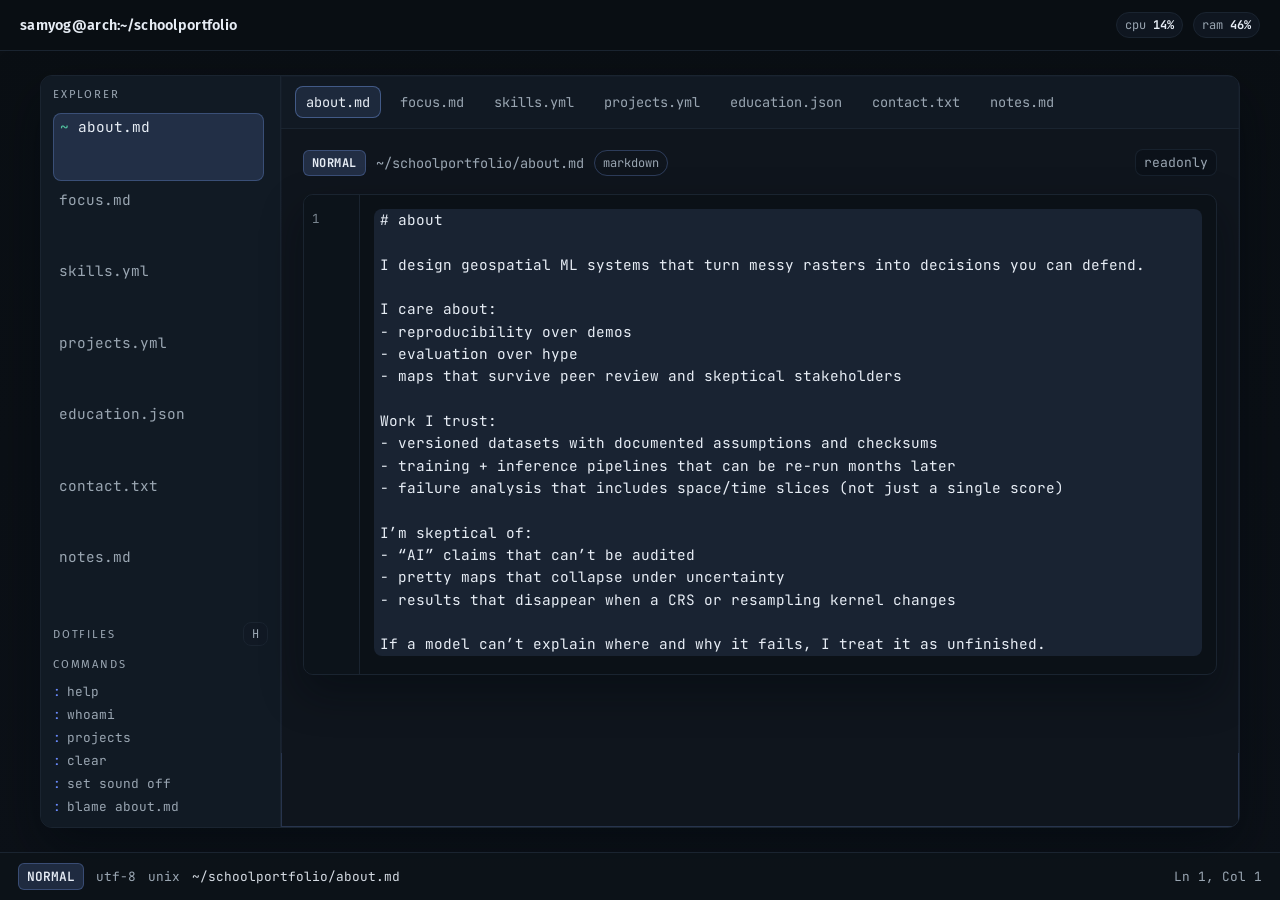
<file: waves.html>
<!doctype html>
<html lang="en">
<head>
  <meta charset="utf-8" />
  <meta name="viewport" content="width=device-width,initial-scale=1" />
  <title>Waves - Neovim Linux Theme</title>
  <meta name="description" content="Hidden portfolio summary in a Neovim + Linux UI theme." />
  <meta name="theme-color" content="#0b1016" />

  <link rel="preconnect" href="https://fonts.googleapis.com">
  <link rel="preconnect" href="https://fonts.gstatic.com" crossorigin>
  <link href="https://fonts.googleapis.com/css2?family=Fira+Sans:wght@400;500;600;700&family=JetBrains+Mono:wght@400;500;600;700&display=swap" rel="stylesheet">

  <style>
    :root{
      --bg:#0a0f14;
      --bg-2:#0c1118;
      --panel:#0f151d;
      --panel-2:#111a24;
      --text:#e7edf5;
      --muted:#9aa6b2;
      --border:#1a2430;
      --accent:#6b8cff;
      --accent-2:#53c6a2;
      --accent-3:#d6a86b;
      --shadow:0 20px 50px rgba(2,7,13,.5);
      --radius:12px;
      --mono:"JetBrains Mono", ui-monospace, SFMono-Regular, Menlo, Monaco, Consolas, "Liberation Mono", "Courier New", monospace;
      --sans:"Fira Sans", "Segoe UI", system-ui, -apple-system, sans-serif;
    }

    *{ box-sizing:border-box; }

    /* Ensure HTML `hidden` works even if author styles set display */
    [hidden]{ display:none !important; }

    body{
      margin:0;
      min-height:100vh;
      background:
        linear-gradient(180deg, var(--bg) 0%, var(--bg-2) 100%);
      color:var(--text);
      font-family:var(--sans);
    }

    a{ color:inherit; text-decoration:none; }

    body.splash-active{ overflow:hidden; }

    .splash{
      position:fixed;
      inset:0;
      z-index:9999;
      display:grid;
      place-items:center;
      background:rgba(8,12,18,.94);
      backdrop-filter: blur(6px);
    }

    .splash.is-hidden{
      opacity:0;
      pointer-events:none;
      transition: opacity .25s ease;
    }

    .splash-panel{
      width:min(760px, 92vw);
      background:var(--panel);
      border:1px solid var(--border);
      border-radius:var(--radius);
      box-shadow:var(--shadow);
      padding:24px;
      display:grid;
      gap:18px;
    }

    .splash-head{
      display:flex;
      align-items:center;
      justify-content:space-between;
      gap:12px;
      flex-wrap:wrap;
      font-family:var(--mono);
    }

    .splash-title{
      font-size:1rem;
      letter-spacing:.12em;
      text-transform:uppercase;
      color:var(--muted);
    }

    .splash-hint{
      font-size:.8rem;
      color:var(--muted);
    }

    .splash-grid{
      display:grid;
      grid-template-columns:1fr 1fr;
      gap:16px;
    }

    .menu{
      border:1px solid var(--border);
      border-radius:10px;
      padding:12px;
      background:rgba(10,16,22,.65);
      display:grid;
      gap:10px;
    }

    .menu-title{
      font-family:var(--mono);
      font-size:.78rem;
      text-transform:uppercase;
      letter-spacing:.18em;
      color:var(--muted);
    }

    .menu-list{
      list-style:none;
      padding:0;
      margin:0;
      display:grid;
      gap:6px;
      font-family:var(--mono);
      font-size:.92rem;
    }

    .menu-item{
      padding:6px 10px;
      border-radius:8px;
      border:1px solid transparent;
      color:var(--muted);
      cursor:pointer;
    }

    .menu-item.active{
      border-color:rgba(107,140,255,.35);
      background:rgba(107,140,255,.12);
      color:var(--text);
    }

    .cmdline{
      border:1px solid var(--border);
      border-radius:10px;
      padding:12px;
      background:rgba(10,16,22,.7);
      font-family:var(--mono);
      display:grid;
      gap:8px;
    }

    .cmd-label{
      color:var(--muted);
      font-size:.78rem;
      text-transform:uppercase;
      letter-spacing:.18em;
    }

    .cmd-input{
      display:flex;
      align-items:center;
      gap:8px;
      font-size:1rem;
      color:var(--text);
    }

    .cmd-prefix{
      color:var(--accent-2);
      font-weight:600;
    }

    .cmd-value{
      min-height:1.2em;
    }

    .cmd-hint{
      color:var(--muted);
      font-size:.8rem;
    }

    .splash-note{
      border:1px dashed rgba(95,198,162,.45);
      border-radius:10px;
      padding:12px;
      color:var(--muted);
      font-size:.9rem;
      line-height:1.5;
    }

    .desktop{
      min-height:100vh;
      display:grid;
      grid-template-rows:auto 1fr auto;
    }

    .topbar{
      display:flex;
      align-items:center;
      justify-content:space-between;
      padding:12px 20px;
      background:rgba(10,15,20,.92);
      border-bottom:1px solid var(--border);
      backdrop-filter: blur(8px);
      font-size:.9rem;
    }

    .top-left, .top-right{
      display:flex;
      align-items:center;
      gap:10px;
    }

    .logo{
      width:28px;
      height:28px;
      border-radius:8px;
      background:var(--accent);
      color:#0b1016;
      display:grid;
      place-items:center;
      font-weight:700;
      font-family:var(--mono);
      box-shadow:var(--shadow);
    }

    .top-title{
      font-weight:600;
      letter-spacing:.02em;
    }


    .chip{
      padding:4px 8px;
      border:1px solid var(--border);
      border-radius:999px;
      font-family:var(--mono);
      font-size:.75rem;
      color:var(--muted);
      background:rgba(18,26,36,.75);
    }

    .window{
      width:min(1200px, 94vw);
      margin:24px auto;
      display:grid;
      grid-template-columns:240px 1fr;
      background:var(--panel);
      border:1px solid var(--border);
      border-radius:var(--radius);
      box-shadow:var(--shadow);
      overflow:hidden;
    }

    .sidebar, .rightbar{
      background:var(--panel-2);
      border-right:1px solid var(--border);
      padding:12px;
      display:grid;
      gap:12px;
      font-size:.9rem;
    }

    .sidebar{
      grid-template-rows:auto 1fr auto auto;
      min-height:520px;
    }

    #fileTree{
      overflow:auto;
      min-height:0;
      padding-right:4px;
    }

    .rightbar{
      min-height:520px;
      overflow:auto;
      padding-right:12px;
    }

    .sidebar.is-focused, .rightbar.is-focused, .editor.is-focused{
      box-shadow: inset 0 0 0 1px rgba(122,162,247,.22);
    }

    .rightbar{
      border-right:none;
      border-left:1px solid var(--border);
    }

    .pane-title{
      text-transform:uppercase;
      letter-spacing:.16em;
      font-size:.7rem;
      color:var(--muted);
    }

    .tree, .marks{
      list-style:none;
      padding:0;
      margin:0;
      display:grid;
      gap:6px;
      font-family:var(--mono);
      color:var(--muted);
    }

    .tree li, .marks li{
      padding:3px 6px;
      border-radius:8px;
    }

    .tree li{ cursor:pointer; }

    .tree li.active{
      background:rgba(122,162,247,.16);
      color:var(--text);
      border:1px solid rgba(122,162,247,.28);
    }

    .tree li.selected{
      outline:1px solid rgba(95,215,167,.28);
    }

    .tree li span{
      color:var(--accent-2);
    }

    .editor{
      display:flex;
      flex-direction:column;
      min-height:520px;
    }

    .tabbar{
      display:flex;
      gap:8px;
      padding:10px 14px;
      border-bottom:1px solid var(--border);
      background:rgba(18,26,36,.9);
      font-family:var(--mono);
      font-size:.85rem;
    }

    .tab{
      padding:6px 10px;
      border-radius:8px;
      color:var(--muted);
      border:1px solid transparent;
      cursor:pointer;
    }

    .tab.active{
      color:var(--text);
      border-color:rgba(122,162,247,.4);
      background:rgba(122,162,247,.12);
    }

    .buffer{
      padding:20px 22px 26px;
      display:grid;
      gap:18px;
      background:linear-gradient(180deg, rgba(15,21,29,.85), rgba(15,21,29,.65));
    }

    .buffer-head{
      display:flex;
      align-items:center;
      justify-content:space-between;
      gap:12px;
      flex-wrap:wrap;
    }

    .buffer-title{
      display:flex;
      align-items:center;
      gap:10px;
      font-family:var(--mono);
      color:var(--muted);
      font-size:.85rem;
    }

    .mode{
      padding:4px 8px;
      background:rgba(122,162,247,.18);
      color:var(--text);
      border-radius:6px;
      font-weight:700;
      font-size:.75rem;
      letter-spacing:.04em;
      border:1px solid rgba(122,162,247,.28);
    }

    body.mode-insert #modePill, body.mode-insert #statusMode{
      background:rgba(95,215,167,.18);
      border-color:rgba(95,215,167,.30);
    }

    body.mode-visual #modePill, body.mode-visual #statusMode{
      background:rgba(224,175,104,.18);
      border-color:rgba(224,175,104,.32);
    }

    body.mode-command #modePill, body.mode-command #statusMode{
      background:rgba(107,140,255,.18);
      border-color:rgba(107,140,255,.30);
    }

    .return-link{
      padding:6px 10px;
      border-radius:8px;
      border:1px solid rgba(224,175,104,.4);
      color:var(--accent-3);
      font-family:var(--mono);
      font-size:.8rem;
    }

    .lead{
      margin:0;
      color:var(--muted);
      font-size:1rem;
      max-width:70ch;
    }

    .window-stack{
      position:relative;
      min-height:520px;
      padding-bottom:52px;
    }

    .vim-window{
      border:1px solid var(--border);
      border-radius:10px;
      background:rgba(10,16,22,.72);
      display:none;
      overflow:hidden;
      box-shadow:0 18px 40px rgba(2,7,13,.4);
    }

    .vim-window.active{ display:grid; }

    .vim-titlebar{
      display:flex;
      align-items:center;
      justify-content:space-between;
      padding:10px 12px;
      border-bottom:1px solid var(--border);
      background:rgba(13,20,28,.92);
      font-family:var(--mono);
      font-size:.82rem;
      color:var(--muted);
    }

    .vim-file{
      color:var(--text);
      font-weight:600;
    }

    .vim-body{
      padding:16px;
      display:grid;
      gap:12px;
    }

    .card{
      border:1px solid var(--border);
      border-radius:10px;
      padding:14px;
      background:rgba(12,18,25,.75);
      display:grid;
      gap:8px;
    }

    .card h3{
      margin:0;
      font-size:.98rem;
      font-weight:600;
    }

    .card p{
      margin:0;
      color:var(--muted);
      font-size:.92rem;
      line-height:1.5;
    }

    .list{
      list-style:none;
      padding:0;
      margin:0;
      display:grid;
      gap:6px;
      font-size:.9rem;
      color:var(--muted);
    }

    .list li::before{
      content:"~";
      color:var(--accent);
      font-family:var(--mono);
      margin-right:6px;
    }

    .pillbox{
      display:flex;
      flex-wrap:wrap;
      gap:8px;
    }

    .pill{
      padding:4px 8px;
      border-radius:999px;
      border:1px solid rgba(122,162,247,.3);
      font-size:.75rem;
      font-family:var(--mono);
      color:var(--text);
    }

    .links{
      display:grid;
      gap:6px;
      font-family:var(--mono);
      font-size:.82rem;
    }

    .links a{
      color:var(--accent);
    }

    .note{
      padding:12px 14px;
      border-radius:10px;
      border:1px dashed rgba(95,215,167,.4);
      background:rgba(8,16,22,.6);
      font-family:var(--mono);
      font-size:.85rem;
      color:var(--muted);
    }

    .help{
      list-style:none;
      padding:0;
      margin:0;
      display:grid;
      gap:6px;
      font-family:var(--mono);
      font-size:.8rem;
      color:var(--muted);
    }

    .help li::before{
      content:":";
      color:var(--accent);
      margin-right:6px;
    }

    .stat{
      display:grid;
      gap:4px;
      padding:10px 12px;
      border:1px solid var(--border);
      border-radius:10px;
      background:rgba(10,16,22,.6);
      font-size:.85rem;
    }

    .stat strong{
      color:var(--text);
      font-weight:600;
    }

    .statusline{
      display:flex;
      align-items:center;
      justify-content:space-between;
      padding:10px 18px;
      border-top:1px solid var(--border);
      background:rgba(12,18,25,.95);
      font-family:var(--mono);
      font-size:.8rem;
      color:var(--muted);
    }

    .status-left, .status-right{
      display:flex;
      align-items:center;
      gap:12px;
      flex-wrap:wrap;
    }

    .status-pill{
      padding:4px 8px;
      border-radius:6px;
      background:rgba(122,162,247,.18);
      color:var(--text);
      font-weight:600;
      border:1px solid rgba(122,162,247,.28);
    }

    .status-link{
      color:var(--accent-3);
      border:1px solid rgba(224,175,104,.4);
      border-radius:6px;
      padding:3px 7px;
    }

    .chip strong{
      color:var(--text);
      font-weight:700;
    }

    .pane-title-row{
      display:flex;
      align-items:center;
      justify-content:space-between;
      gap:10px;
    }

    .mini-btn{
      appearance:none;
      border:1px solid var(--border);
      background:rgba(18,26,36,.75);
      color:var(--muted);
      border-radius:8px;
      padding:3px 8px;
      font-family:var(--mono);
      font-size:.75rem;
      cursor:pointer;
    }

    .tree.dotfiles li{
      opacity:.9;
    }

    .buffer-type{
      padding:4px 8px;
      border:1px solid rgba(122,162,247,.28);
      border-radius:999px;
      font-size:.75rem;
      color:var(--muted);
    }

    .flash{
      animation: flash .52s ease-out 1;
    }

    @keyframes flash{
      0%{ text-shadow: 0 0 0 rgba(107,140,255,0); }
      30%{ text-shadow: 0 0 14px rgba(107,140,255,.55); }
      100%{ text-shadow: 0 0 0 rgba(107,140,255,0); }
    }

    .buffer-actions{
      display:flex;
      align-items:center;
      gap:10px;
      font-family:var(--mono);
      font-size:.82rem;
      color:var(--muted);
    }

    .buffer-hint{
      padding:4px 8px;
      border-radius:8px;
      border:1px solid rgba(26,36,48,.9);
      background:rgba(10,16,22,.55);
    }

    .bar{
      position:absolute;
      left:16px;
      right:16px;
      top:14px;
      z-index:5;
      display:flex;
      align-items:center;
      gap:10px;
      padding:10px 12px;
      border:1px solid rgba(26,36,48,.95);
      border-radius:10px;
      background:rgba(10,16,22,.92);
      box-shadow:0 18px 50px rgba(2,7,13,.55);
      font-family:var(--mono);
      color:var(--muted);
    }

    .bar .sig{
      color:var(--accent);
      font-weight:800;
    }

    .bar input{
      width:100%;
      border:none;
      outline:none;
      background:transparent;
      color:var(--text);
      font-family:var(--mono);
      font-size:.92rem;
    }

    .bar-meta{
      color:var(--muted);
      font-size:.8rem;
      white-space:nowrap;
    }

    .cmdbar{
      top:auto;
      bottom:12px;
    }

    .results{
      position:absolute;
      left:16px;
      right:16px;
      top:64px;
      z-index:5;
      max-height:42%;
      overflow:auto;
      background:rgba(10,16,22,.92);
      border:1px solid rgba(26,36,48,.95);
      border-radius:10px;
      box-shadow:0 18px 50px rgba(2,7,13,.55);
      padding:8px;
      display:grid;
      gap:6px;
      font-family:var(--mono);
      font-size:.84rem;
      color:var(--muted);
    }

    .results .item{
      display:flex;
      align-items:baseline;
      justify-content:space-between;
      gap:12px;
      padding:8px 10px;
      border-radius:10px;
      border:1px solid transparent;
      cursor:pointer;
    }

    .results .item:hover{
      background:rgba(122,162,247,.12);
      border-color:rgba(122,162,247,.22);
      color:var(--text);
    }

    .results .where{
      color:var(--muted);
      font-size:.78rem;
      white-space:nowrap;
    }

    .codegrid{
      position:relative;
      display:grid;
      grid-template-columns:56px 1fr;
      border:1px solid var(--border);
      border-radius:10px;
      overflow:hidden;
      background:rgba(10,16,22,.72);
      box-shadow:0 18px 40px rgba(2,7,13,.4);
      height:100%;
    }

    .linenos{
      padding:14px 8px;
      border-right:1px solid var(--border);
      background:rgba(13,20,28,.70);
      color:rgba(154,166,178,.78);
      font-family:var(--mono);
      font-size:.78rem;
      line-height:1.55;
      user-select:none;
      overflow:hidden;
    }

    .codeview{
      margin:0;
      padding:14px 14px 18px;
      overflow:auto;
      font-family:var(--mono);
      font-size:.9rem;
      line-height:1.55;
      color:var(--text);
      white-space:pre;
      opacity:1;
      transform: translateY(0);
      transition: opacity .16s ease, transform .16s ease;
    }

    .codeview .line{
      display:block;
      padding:0 6px;
      border-radius:8px;
    }

    .codeview .line.cursor{
      background:rgba(122,162,247,.12);
    }

    .codeview .line.sel{
      background:rgba(95,215,167,.14);
    }

    .codeview mark.find{
      background:rgba(224,175,104,.24);
      color:inherit;
      padding:0 2px;
      border-radius:4px;
    }

    .tok-h{ color: var(--accent); font-weight:700; }
    .tok-k{ color: #bb9af7; }
    .tok-s{ color: #9ece6a; }
    .tok-n{ color: #ff9e64; }

    .codeview.deniedview{
      display:grid;
      place-items:center;
      white-space:normal;
    }

    .codegrid.switching .codeview{
      opacity:0;
      transform: translateY(6px);
      transition: opacity .16s ease, transform .16s ease;
    }

    .insertarea{
      position:absolute;
      inset:0;
      border:none;
      outline:none;
      resize:none;
      background:rgba(10,16,22,.25);
      color:var(--text);
      font-family:var(--mono);
      font-size:.9rem;
      line-height:1.55;
      padding:14px 14px 18px 70px;
      caret-color: var(--accent-2);
      box-shadow:none;
    }

    @keyframes insertPulse{
      0%, 100%{ box-shadow: inset 0 0 0 1px rgba(95,215,167,.0); }
      50%{ box-shadow: inset 0 0 0 1px rgba(95,215,167,.22); }
    }

    body.mode-insert .insertarea{
      animation: insertPulse .72s ease-in-out infinite;
    }

    body.mode-insert .codegrid{
      box-shadow:0 18px 40px rgba(2,7,13,.4), 0 0 0 1px rgba(95,215,167,.28), 0 0 24px rgba(95,215,167,.08);
    }

    body.mode-visual .codeview .line.sel{
      background:rgba(224,175,104,.16);
    }

    .scan{
      position:fixed;
      inset:0;
      pointer-events:none;
      z-index:9999;
      background:
        linear-gradient(180deg, rgba(107,140,255,.12), transparent 55%),
        repeating-linear-gradient(180deg, rgba(255,255,255,.06) 0px, rgba(255,255,255,.06) 1px, transparent 2px, transparent 6px);
      mix-blend-mode: screen;
      opacity:0;
      transform: translateY(-18%);
    }

    body.is-reveal .scan{
      opacity:.85;
      animation: scan 1.05s ease-out forwards;
    }

    @keyframes scan{
      0%{ transform: translateY(-18%); opacity:.95; }
      80%{ opacity:.65; }
      100%{ transform: translateY(110%); opacity:0; }
    }

    .overlay{
      position:absolute;
      inset:0;
      z-index:10;
      display:grid;
      place-items:start center;
      padding:18px;
      background:rgba(8,12,18,.78);
      backdrop-filter: blur(6px);
    }

    .overlay-panel{
      width:min(980px, 96%);
      border:1px solid rgba(26,36,48,.95);
      border-radius:12px;
      background:rgba(10,16,22,.92);
      box-shadow:0 28px 80px rgba(2,7,13,.65);
      overflow:hidden;
    }

    .overlay-head{
      display:flex;
      align-items:center;
      justify-content:space-between;
      gap:10px;
      padding:10px 12px;
      border-bottom:1px solid rgba(26,36,48,.95);
      color:var(--muted);
      font-family:var(--mono);
      font-size:.82rem;
    }

    .overlay-title{
      color:var(--text);
      font-weight:700;
    }

    .overlay-body{
      padding:12px;
      font-family:var(--mono);
      color:var(--text);
      font-size:.88rem;
      line-height:1.6;
    }

    .overlay-body pre{
      margin:0;
      padding:12px;
      border:1px solid rgba(26,36,48,.95);
      border-radius:10px;
      background:rgba(8,16,22,.55);
      overflow:auto;
      color:var(--text);
    }

    .subtle{ color:var(--muted); }

    .toast{
      position:absolute;
      right:18px;
      bottom:18px;
      z-index:8;
      max-width:min(520px, 92%);
      background:rgba(10,16,22,.94);
      border:1px solid rgba(26,36,48,.95);
      border-left:3px solid rgba(224,175,104,.9);
      border-radius:10px;
      padding:10px 12px;
      font-family:var(--mono);
      font-size:.82rem;
      color:var(--muted);
      box-shadow:0 18px 50px rgba(2,7,13,.55);
      opacity:0;
      transform: translateY(6px);
      transition: opacity .18s ease, transform .18s ease;
      pointer-events:none;
    }

    .toast.on{
      opacity:1;
      transform: translateY(0);
    }

    .toast strong{ color:var(--text); font-weight:700; }

    .stat-row{
      display:flex;
      align-items:center;
      justify-content:space-between;
      gap:10px;
      margin-top:6px;
      font-family:var(--mono);
      color:var(--text);
    }

    .stat-sub{
      color:var(--muted);
      font-family:var(--mono);
      font-size:.82rem;
      line-height:1.5;
      margin-top:6px;
    }

    .stat-pill{
      border-color: rgba(122,162,247,.28);
    }

    .status-path{
      color:var(--text);
      opacity:.92;
    }

    @media (max-width: 980px){
      .window{
        grid-template-columns:1fr;
      }
      .sidebar, .rightbar{
        border-right:none;
        border-left:none;
        border-bottom:1px solid var(--border);
      }
      .rightbar{
        border-top:1px solid var(--border);
        border-bottom:none;
      }
    }

    @media (max-width: 720px){
      .top-center{ display:none; }
      .window{ margin:16px auto; }
      .splash-grid{ grid-template-columns:1fr; }
    }

    @media (prefers-reduced-motion: reduce){
      *{ scroll-behavior:auto; }
    }
  </style>
</head>
<body class="mode-normal is-reveal">
  <div class="scan" aria-hidden="true"></div>
  <div class="desktop">
    <header class="topbar">
      <div class="top-left">
        <div class="top-title">samyog@arch:~/schoolportfolio</div>
      </div>
      <div class="top-right" id="hud" title="Simulated system metrics (client-side)">
        <span class="chip">cpu <strong id="hudCpu">14%</strong></span>
        <span class="chip">ram <strong id="hudRam">46%</strong></span>
      </div>
    </header>

    <main class="window">
      <aside class="sidebar" id="paneLeft">
        <div class="pane-title">Explorer</div>
        <ul class="tree" id="fileTree">
          <li class="active" data-file="about.md"><span>~</span> about.md</li>
          <li data-file="focus.md">focus.md</li>
          <li data-file="skills.yml">skills.yml</li>
          <li data-file="projects.yml">projects.yml</li>
          <li data-file="education.json">education.json</li>
          <li data-file="contact.txt">contact.txt</li>
          <li data-file="notes.md">notes.md</li>
        </ul>

        <div class="pane-title pane-title-row">
          <span>Dotfiles</span>
          <button class="mini-btn" type="button" id="toggleHidden" aria-label="Toggle hidden files">H</button>
        </div>
        <ul class="tree dotfiles" id="dotfiles" hidden>
          <li data-kind="hidden" data-file=".env"><span>.</span> .env</li>
          <li data-kind="hidden" data-file=".bash_history"><span>.</span> .bash_history</li>
          <li data-kind="hidden" data-file=".secrets"><span>.</span> .secrets</li>
        </ul>

        <div class="pane-title">Commands</div>
        <ul class="help">
          <li>help</li>
          <li>whoami</li>
          <li>projects</li>
          <li>clear</li>
          <li>set sound off</li>
          <li>blame about.md</li>
        </ul>
      </aside>

      <section class="editor" id="paneCenter">
        <div class="tabbar">
          <div class="tab active" data-file="about.md">about.md</div>
          <div class="tab" data-file="focus.md">focus.md</div>
          <div class="tab" data-file="skills.yml">skills.yml</div>
          <div class="tab" data-file="projects.yml">projects.yml</div>
          <div class="tab" data-file="education.json">education.json</div>
          <div class="tab" data-file="contact.txt">contact.txt</div>
          <div class="tab" data-file="notes.md">notes.md</div>
        </div>

        <div class="buffer">
          <div class="buffer-head">
            <div class="buffer-title">
              <span class="mode" id="modePill">NORMAL</span>
              <span id="bufferPath">~/schoolportfolio/about.md</span>
              <span class="buffer-type" id="bufferType">markdown</span>
            </div>
            <div class="buffer-actions">
              <span class="buffer-hint" id="bufferHint">readonly</span>
            </div>
          </div>
          <div class="window-stack" id="windowStack">
            <div class="bar searchbar" id="searchBar" hidden>
              <span class="sig">/</span>
              <input id="searchInput" autocomplete="off" spellcheck="false" placeholder="search in about.md, projects.yml, notes.md" />
              <span class="bar-meta" id="searchMeta">0 hits</span>
            </div>

            <div class="bar cmdbar" id="cmdBar" hidden>
              <span class="sig">:</span>
              <input id="cmdInput" autocomplete="off" spellcheck="false" placeholder="help | whoami | projects | clear | set sound off | blame about.md" />
              <span class="bar-meta" id="cmdMeta">COMMAND</span>
            </div>

            <div class="banner" id="banner" hidden></div>

            <div class="results" id="searchResults" hidden></div>

            <div class="codegrid" id="codeGrid">
              <div class="linenos" id="lineNos" aria-hidden="true"></div>
              <pre class="codeview" id="codeView" tabindex="0" aria-label="Active file content"></pre>
              <textarea class="insertarea" id="insertArea" hidden aria-label="Insert mode editor" spellcheck="false"></textarea>
            </div>

            <div class="overlay" id="overlay" hidden>
              <div class="overlay-panel" role="dialog" aria-modal="true">
                <div class="overlay-head">
                  <div class="overlay-title" id="overlayTitle">Output</div>
                  <div class="overlay-meta" id="overlayMeta">Esc to close</div>
                </div>
                <div class="overlay-body" id="overlayBody"></div>
              </div>
            </div>

            <div class="toast" id="toast" aria-live="polite"></div>
          </div>
        </div>
      </section>


    </main>

    <footer class="statusline">
      <div class="status-left">
        <span class="status-pill" id="statusMode">NORMAL</span>
        <span>utf-8</span>
        <span>unix</span>
        <span class="status-path" id="statusPath">~/schoolportfolio/about.md</span>
      </div>
      <div class="status-right">
        <span id="statusPos">Ln 1, Col 1</span>
      </div>
    </footer>
  </div>

  <script src="./assets/js/waves-nvim.js"></script>
  <script>
    /*
    document.getElementById("year").textContent = String(new Date().getFullYear());

    const splash = document.getElementById("splash");
    const cmdValue = document.getElementById("cmdValue");
    const cmdHint = document.getElementById("cmdHint");
    const menuItems = Array.from(document.querySelectorAll(".menu-item"));
    const windowItems = Array.from(document.querySelectorAll(".vim-window"));
    const treeItems = Array.from(document.querySelectorAll(".tree li[data-window]"));
    const tabs = Array.from(document.querySelectorAll(".tab[data-window]"));
    const bufferPath = document.getElementById("bufferPath");
    let activeIndex = 0;
    let typed = "";

    const commands = menuItems.map(item => ({
      key: item.dataset.key || "",
      label: item.textContent.trim()
    }));

    function setActive(idx){
      if (!menuItems.length) return;
      activeIndex = (idx + menuItems.length) % menuItems.length;
      menuItems.forEach((item, i)=>{
        item.classList.toggle("active", i === activeIndex);
      });
    }

    function updateTyped(value){
      typed = value.toLowerCase();
      cmdValue.textContent = typed;
      if (!typed){
        cmdHint.textContent = "Type `about`, `projects`, `skills`...";
        return;
      }
      const match = commands.find(cmd => cmd.key.startsWith(typed));
      if (match){
        const idx = commands.findIndex(cmd => cmd.key === match.key);
        if (idx >= 0) setActive(idx);
        cmdHint.textContent = `Press Enter to open "${match.key}"`;
      } else {
        cmdHint.textContent = "No match. Try a different command.";
      }
    }

    function openWindow(key){
      const target = windowItems.find(win => win.dataset.window === key);
      if (!target) return;
      windowItems.forEach(win => win.classList.toggle("active", win === target));
      treeItems.forEach(item => item.classList.toggle("active", item.dataset.window === key));
      tabs.forEach(tab => tab.classList.toggle("active", tab.dataset.window === key));
      const file = target.dataset.file || `${key}.md`;
      if (bufferPath){
        bufferPath.textContent = `/home/samyog/schoolportfolio/${file}`;
      }
      const cmdIndex = commands.findIndex(cmd => cmd.key === key);
      if (cmdIndex >= 0) setActive(cmdIndex);
    }

    function openSection(key){
      openWindow(key);
      hideSplash();
    }

    function hideSplash(){
      if (!splash) return;
      splash.classList.add("is-hidden");
      document.body.classList.remove("splash-active");
      setTimeout(()=>{ splash.style.display = "none"; }, 260);
    }

    function showSplash(){
      if (!splash) return;
      splash.style.display = "grid";
      splash.classList.remove("is-hidden");
      document.body.classList.add("splash-active");
      updateTyped("");
      setActive(activeIndex);
    }

    function submitSelection(){
      if (typed){
        const exact = commands.find(cmd => cmd.key === typed);
        if (exact){ openSection(exact.key); return; }
        const match = commands.find(cmd => cmd.key.startsWith(typed));
        if (match){ openSection(match.key); return; }
      }
      const current = commands[activeIndex];
      if (current){ openSection(current.key); }
    }

    menuItems.forEach((item, idx)=>{
      item.addEventListener("click", ()=>{
        setActive(idx);
        updateTyped(item.dataset.key || "");
        submitSelection();
      });
    });

    treeItems.forEach(item=>{
      item.addEventListener("click", ()=>{
        const key = item.dataset.window;
        if (key) openWindow(key);
      });
    });

    tabs.forEach(tab=>{
      tab.addEventListener("click", ()=>{
        const key = tab.dataset.window;
        if (key) openWindow(key);
      });
    });

    document.body.classList.add("splash-active");
    updateTyped("");
    setActive(0);
    openWindow("about");

    document.addEventListener("keydown", (e)=>{
      const splashVisible = splash && splash.style.display !== "none" && !splash.classList.contains("is-hidden");

      if (splashVisible){
        if (e.key === "ArrowDown" || (e.ctrlKey && (e.key === "j" || e.key === "J"))){
          e.preventDefault();
          setActive(activeIndex + 1);
          return;
        }
        if (e.key === "ArrowUp" || (e.ctrlKey && (e.key === "k" || e.key === "K"))){
          e.preventDefault();
          setActive(activeIndex - 1);
          return;
        }
        if (e.key === "Enter"){
          e.preventDefault();
          submitSelection();
          return;
        }
        if (e.key === "Backspace"){
          e.preventDefault();
          updateTyped(typed.slice(0, -1));
          return;
        }
        if (e.key === "Escape"){
          e.preventDefault();
          updateTyped("");
          return;
        }
        if (e.key.length === 1 && /[a-z0-9-]/i.test(e.key)){
          e.preventDefault();
          updateTyped(typed + e.key);
        }
        return;
      }

      if (e.key === ":" || e.key === "?"){
        e.preventDefault();
        showSplash();
      }
    });
    */
  </script>
</body>
</html>
</file>
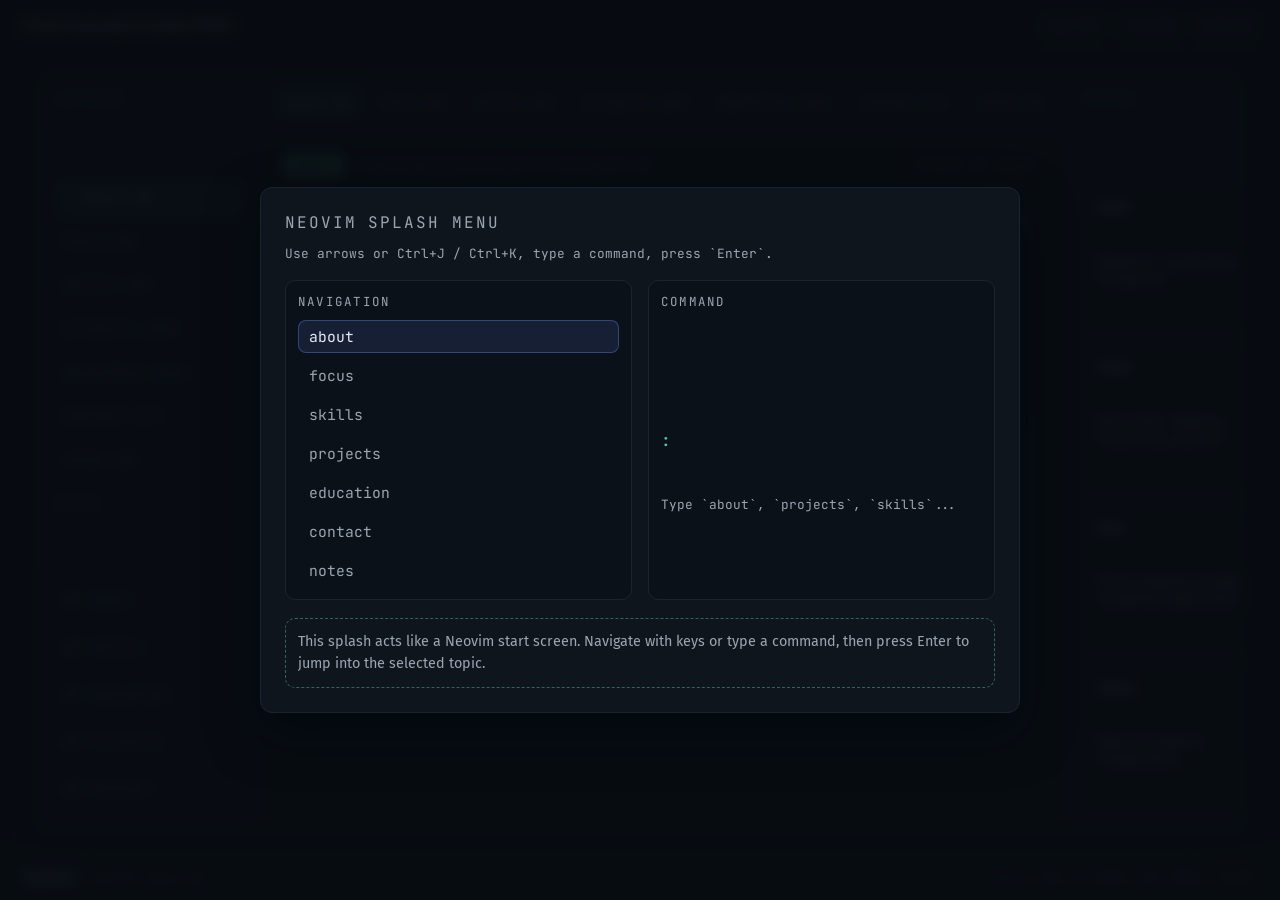
<file: waves_legacy.html>
<!doctype html>
<html lang="en">
<head>
  <meta charset="utf-8" />
  <meta name="viewport" content="width=device-width,initial-scale=1" />
  <title>Waves (legacy)</title>
  <meta name="description" content="Hidden portfolio summary in a Neovim + Linux UI theme." />
  <meta name="theme-color" content="#0b1016" />

  <link rel="preconnect" href="https://fonts.googleapis.com">
  <link rel="preconnect" href="https://fonts.gstatic.com" crossorigin>
  <link href="https://fonts.googleapis.com/css2?family=Fira+Sans:wght@400;500;600;700&family=JetBrains+Mono:wght@400;500;600;700&display=swap" rel="stylesheet">

  <style>
    :root{
      --bg:#0a0f14;
      --bg-2:#0c1118;
      --panel:#0f151d;
      --panel-2:#111a24;
      --text:#e7edf5;
      --muted:#9aa6b2;
      --border:#1a2430;
      --accent:#6b8cff;
      --accent-2:#53c6a2;
      --accent-3:#d6a86b;
      --shadow:0 20px 50px rgba(2,7,13,.5);
      --radius:12px;
      --mono:"JetBrains Mono", ui-monospace, SFMono-Regular, Menlo, Monaco, Consolas, "Liberation Mono", "Courier New", monospace;
      --sans:"Fira Sans", "Segoe UI", system-ui, -apple-system, sans-serif;
    }

    *{ box-sizing:border-box; }

    body{
      margin:0;
      min-height:100vh;
      background:
        linear-gradient(180deg, var(--bg) 0%, var(--bg-2) 100%);
      color:var(--text);
      font-family:var(--sans);
    }

    a{ color:inherit; text-decoration:none; }

    body.splash-active{ overflow:hidden; }

    .splash{
      position:fixed;
      inset:0;
      z-index:9999;
      display:grid;
      place-items:center;
      background:rgba(8,12,18,.94);
      backdrop-filter: blur(6px);
    }

    .splash.is-hidden{
      opacity:0;
      pointer-events:none;
      transition: opacity .25s ease;
    }

    .splash-panel{
      width:min(760px, 92vw);
      background:var(--panel);
      border:1px solid var(--border);
      border-radius:var(--radius);
      box-shadow:var(--shadow);
      padding:24px;
      display:grid;
      gap:18px;
    }

    .splash-head{
      display:flex;
      align-items:center;
      justify-content:space-between;
      gap:12px;
      flex-wrap:wrap;
      font-family:var(--mono);
    }

    .splash-title{
      font-size:1rem;
      letter-spacing:.12em;
      text-transform:uppercase;
      color:var(--muted);
    }

    .splash-hint{
      font-size:.8rem;
      color:var(--muted);
    }

    .splash-grid{
      display:grid;
      grid-template-columns:1fr 1fr;
      gap:16px;
    }

    .menu{
      border:1px solid var(--border);
      border-radius:10px;
      padding:12px;
      background:rgba(10,16,22,.65);
      display:grid;
      gap:10px;
    }

    .menu-title{
      font-family:var(--mono);
      font-size:.78rem;
      text-transform:uppercase;
      letter-spacing:.18em;
      color:var(--muted);
    }

    .menu-list{
      list-style:none;
      padding:0;
      margin:0;
      display:grid;
      gap:6px;
      font-family:var(--mono);
      font-size:.92rem;
    }

    .menu-item{
      padding:6px 10px;
      border-radius:8px;
      border:1px solid transparent;
      color:var(--muted);
      cursor:pointer;
    }

    .menu-item.active{
      border-color:rgba(107,140,255,.35);
      background:rgba(107,140,255,.12);
      color:var(--text);
    }

    .cmdline{
      border:1px solid var(--border);
      border-radius:10px;
      padding:12px;
      background:rgba(10,16,22,.7);
      font-family:var(--mono);
      display:grid;
      gap:8px;
    }

    .cmd-label{
      color:var(--muted);
      font-size:.78rem;
      text-transform:uppercase;
      letter-spacing:.18em;
    }

    .cmd-input{
      display:flex;
      align-items:center;
      gap:8px;
      font-size:1rem;
      color:var(--text);
    }

    .cmd-prefix{
      color:var(--accent-2);
      font-weight:600;
    }

    .cmd-value{
      min-height:1.2em;
    }

    .cmd-hint{
      color:var(--muted);
      font-size:.8rem;
    }

    .splash-note{
      border:1px dashed rgba(95,198,162,.45);
      border-radius:10px;
      padding:12px;
      color:var(--muted);
      font-size:.9rem;
      line-height:1.5;
    }

    .desktop{
      min-height:100vh;
      display:grid;
      grid-template-rows:auto 1fr auto;
    }

    .topbar{
      display:flex;
      align-items:center;
      justify-content:space-between;
      padding:12px 20px;
      background:rgba(10,15,20,.92);
      border-bottom:1px solid var(--border);
      backdrop-filter: blur(8px);
      font-size:.9rem;
    }

    .top-left, .top-right{
      display:flex;
      align-items:center;
      gap:10px;
    }

    .logo{
      width:28px;
      height:28px;
      border-radius:8px;
      background:var(--accent);
      color:#0b1016;
      display:grid;
      place-items:center;
      font-weight:700;
      font-family:var(--mono);
      box-shadow:var(--shadow);
    }

    .top-title{
      font-weight:600;
      letter-spacing:.02em;
    }

    .top-center{
      color:var(--muted);
      font-family:var(--mono);
      font-size:.85rem;
    }

    .chip{
      padding:4px 8px;
      border:1px solid var(--border);
      border-radius:999px;
      font-family:var(--mono);
      font-size:.75rem;
      color:var(--muted);
      background:rgba(18,26,36,.75);
    }

    .window{
      width:min(1200px, 94vw);
      margin:24px auto;
      display:grid;
      grid-template-columns:220px 1fr 220px;
      background:var(--panel);
      border:1px solid var(--border);
      border-radius:var(--radius);
      box-shadow:var(--shadow);
      overflow:hidden;
    }

    .sidebar, .rightbar{
      background:var(--panel-2);
      border-right:1px solid var(--border);
      padding:16px;
      display:grid;
      gap:16px;
      font-size:.9rem;
    }

    .rightbar{
      border-right:none;
      border-left:1px solid var(--border);
    }

    .pane-title{
      text-transform:uppercase;
      letter-spacing:.16em;
      font-size:.7rem;
      color:var(--muted);
    }

    .tree, .marks{
      list-style:none;
      padding:0;
      margin:0;
      display:grid;
      gap:8px;
      font-family:var(--mono);
      color:var(--muted);
    }

    .tree li, .marks li{
      padding:4px 6px;
      border-radius:8px;
    }

    .tree li{ cursor:pointer; }

    .tree li.active{
      background:rgba(122,162,247,.16);
      color:var(--text);
      border:1px solid rgba(122,162,247,.28);
    }

    .tree li span{
      color:var(--accent-2);
    }

    .editor{
      display:flex;
      flex-direction:column;
      min-height:520px;
    }

    .tabbar{
      display:flex;
      gap:8px;
      padding:10px 14px;
      border-bottom:1px solid var(--border);
      background:rgba(18,26,36,.9);
      font-family:var(--mono);
      font-size:.85rem;
    }

    .tab{
      padding:6px 10px;
      border-radius:8px;
      color:var(--muted);
      border:1px solid transparent;
      cursor:pointer;
    }

    .tab.active{
      color:var(--text);
      border-color:rgba(122,162,247,.4);
      background:rgba(122,162,247,.12);
    }

    .buffer{
      padding:20px 22px 26px;
      display:grid;
      gap:18px;
      background:linear-gradient(180deg, rgba(15,21,29,.85), rgba(15,21,29,.65));
    }

    .buffer-head{
      display:flex;
      align-items:center;
      justify-content:space-between;
      gap:12px;
      flex-wrap:wrap;
    }

    .buffer-title{
      display:flex;
      align-items:center;
      gap:10px;
      font-family:var(--mono);
      color:var(--muted);
      font-size:.85rem;
    }

    .mode{
      padding:4px 8px;
      background:var(--accent-2);
      color:#0b1016;
      border-radius:6px;
      font-weight:700;
      font-size:.75rem;
      letter-spacing:.04em;
    }

    .return-link{
      padding:6px 10px;
      border-radius:8px;
      border:1px solid rgba(224,175,104,.4);
      color:var(--accent-3);
      font-family:var(--mono);
      font-size:.8rem;
    }

    .lead{
      margin:0;
      color:var(--muted);
      font-size:1rem;
      max-width:70ch;
    }

    .window-stack{
      display:grid;
      gap:16px;
    }

    .vim-window{
      border:1px solid var(--border);
      border-radius:10px;
      background:rgba(10,16,22,.72);
      display:none;
      overflow:hidden;
      box-shadow:0 18px 40px rgba(2,7,13,.4);
    }

    .vim-window.active{ display:grid; }

    .vim-titlebar{
      display:flex;
      align-items:center;
      justify-content:space-between;
      padding:10px 12px;
      border-bottom:1px solid var(--border);
      background:rgba(13,20,28,.92);
      font-family:var(--mono);
      font-size:.82rem;
      color:var(--muted);
    }

    .vim-file{
      color:var(--text);
      font-weight:600;
    }

    .vim-body{
      padding:16px;
      display:grid;
      gap:12px;
    }

    .card{
      border:1px solid var(--border);
      border-radius:10px;
      padding:14px;
      background:rgba(12,18,25,.75);
      display:grid;
      gap:8px;
    }

    .card h3{
      margin:0;
      font-size:.98rem;
      font-weight:600;
    }

    .card p{
      margin:0;
      color:var(--muted);
      font-size:.92rem;
      line-height:1.5;
    }

    .list{
      list-style:none;
      padding:0;
      margin:0;
      display:grid;
      gap:6px;
      font-size:.9rem;
      color:var(--muted);
    }

    .list li::before{
      content:"~";
      color:var(--accent);
      font-family:var(--mono);
      margin-right:6px;
    }

    .pillbox{
      display:flex;
      flex-wrap:wrap;
      gap:8px;
    }

    .pill{
      padding:4px 8px;
      border-radius:999px;
      border:1px solid rgba(122,162,247,.3);
      font-size:.75rem;
      font-family:var(--mono);
      color:var(--text);
    }

    .links{
      display:grid;
      gap:6px;
      font-family:var(--mono);
      font-size:.82rem;
    }

    .links a{
      color:var(--accent);
    }

    .note{
      padding:12px 14px;
      border-radius:10px;
      border:1px dashed rgba(95,215,167,.4);
      background:rgba(8,16,22,.6);
      font-family:var(--mono);
      font-size:.85rem;
      color:var(--muted);
    }

    .stat{
      display:grid;
      gap:4px;
      padding:10px 12px;
      border:1px solid var(--border);
      border-radius:10px;
      background:rgba(10,16,22,.6);
      font-size:.85rem;
    }

    .stat strong{
      color:var(--text);
      font-weight:600;
    }

    .statusline{
      display:flex;
      align-items:center;
      justify-content:space-between;
      padding:10px 18px;
      border-top:1px solid var(--border);
      background:rgba(12,18,25,.95);
      font-family:var(--mono);
      font-size:.8rem;
      color:var(--muted);
    }

    .status-left, .status-right{
      display:flex;
      align-items:center;
      gap:12px;
      flex-wrap:wrap;
    }

    .status-pill{
      padding:4px 8px;
      border-radius:6px;
      background:rgba(122,162,247,.18);
      color:var(--text);
      font-weight:600;
    }

    .status-link{
      color:var(--accent-3);
      border:1px solid rgba(224,175,104,.4);
      border-radius:6px;
      padding:3px 7px;
    }

    @media (max-width: 980px){
      .window{
        grid-template-columns:1fr;
      }
      .sidebar, .rightbar{
        border-right:none;
        border-left:none;
        border-bottom:1px solid var(--border);
      }
      .rightbar{
        border-top:1px solid var(--border);
        border-bottom:none;
      }
    }

    @media (max-width: 720px){
      .top-center{ display:none; }
      .window{ margin:16px auto; }
      .splash-grid{ grid-template-columns:1fr; }
    }

    @media (prefers-reduced-motion: reduce){
      *{ scroll-behavior:auto; }
    }
  </style>
</head>
<body>
  <div class="splash" id="splash" role="dialog" aria-modal="true" aria-label="Neovim menu">
    <div class="splash-panel">
      <div class="splash-head">
        <div class="splash-title">Neovim Splash Menu</div>
        <div class="splash-hint">Use arrows or Ctrl+J / Ctrl+K, type a command, press `Enter`.</div>
      </div>
      <div class="splash-grid">
        <div class="menu">
          <div class="menu-title">Navigation</div>
          <ul class="menu-list" id="menuList">
            <li class="menu-item active" data-key="about">about</li>
            <li class="menu-item" data-key="focus">focus</li>
            <li class="menu-item" data-key="skills">skills</li>
            <li class="menu-item" data-key="projects">projects</li>
            <li class="menu-item" data-key="education">education</li>
            <li class="menu-item" data-key="contact">contact</li>
            <li class="menu-item" data-key="notes">notes</li>
          </ul>
        </div>
        <div class="cmdline">
          <div class="cmd-label">Command</div>
          <div class="cmd-input">
            <span class="cmd-prefix">:</span>
            <span class="cmd-value" id="cmdValue"></span>
          </div>
          <div class="cmd-hint" id="cmdHint">Type `about`, `projects`, `skills`...</div>
        </div>
      </div>
      <div class="splash-note">
        This splash acts like a Neovim start screen. Navigate with keys or type a command,
        then press Enter to jump into the selected topic.
      </div>
    </div>
  </div>

  <div class="desktop">
    <header class="topbar">
      <div class="top-left">
        
        <div class="top-title">/home/samyog/schoolportfolio</div>
      </div>
      <div class="top-right">
        <span class="chip">cpu 14%</span>
        <span class="chip">ram 46%</span>
        <span class="chip">wifi ok</span>
      </div>
    </header>

    <main class="window">
      <aside class="sidebar">
        <div class="pane-title">Explorer</div>
        <ul class="tree">
          <li class="active" data-window="about" data-file="about.md"><span>~</span> about.md</li>
          <li data-window="focus" data-file="focus.md">focus.md</li>
          <li data-window="skills" data-file="skills.yml">skills.yml</li>
          <li data-window="projects" data-file="projects.yaml">projects.yaml</li>
          <li data-window="education" data-file="education.json">education.json</li>
          <li data-window="contact" data-file="contact.txt">contact.txt</li>
          <li data-window="notes" data-file="notes.md">notes.md</li>
        </ul>

        <div class="pane-title">Marks</div>
        <ul class="marks">
          <li>mA About</li>
          <li>mS Skills</li>
          <li>mE Education</li>
          <li>mP Projects</li>
          <li>mC Contact</li>
        </ul>
      </aside>

      <section class="editor">
        <div class="tabbar">
          <div class="tab active" data-window="about" data-file="about.md">about.md</div>
          <div class="tab" data-window="focus" data-file="focus.md">focus.md</div>
          <div class="tab" data-window="skills" data-file="skills.yml">skills.yml</div>
          <div class="tab" data-window="projects" data-file="projects.yaml">projects.yaml</div>
          <div class="tab" data-window="education" data-file="education.json">education.json</div>
          <div class="tab" data-window="contact" data-file="contact.txt">contact.txt</div>
          <div class="tab" data-window="notes" data-file="notes.md">notes.md</div>
        </div>

        <div class="buffer">
          <div class="buffer-head">
            <div class="buffer-title">
              <span class="mode">NORMAL</span>
              <span id="bufferPath">/home/samyog/schoolportfolio/about.md</span>
            </div>
            <a class="return-link" href="./index.html">return to index</a>
          </div>
          <div class="window-stack" id="windowStack">
            <article class="vim-window active" data-window="about" data-file="about.md">
              <div class="vim-titlebar">
                <span class="vim-file">about.md</span>
                <span>markdown</span>
              </div>
              <div class="vim-body">
                <p class="lead">
                  Summary: final-year Computer Engineering student focused on GIS, remote sensing, and machine learning,
                  building clean pipelines from raw rasters to decision-ready maps.
                </p>
                <p>Builds reproducible geospatial ML workflows with clear documentation and deployable utilities.</p>
              </div>
            </article>

            <article class="vim-window" data-window="focus" data-file="focus.md">
              <div class="vim-titlebar">
                <span class="vim-file">focus.md</span>
                <span>markdown</span>
              </div>
              <div class="vim-body">
                <ul class="list">
                  <li>Flood susceptibility mapping (CNN + RF)</li>
                  <li>Landfill suitability mapping (segmentation)</li>
                  <li>Feature rasters, CRS alignment, tiling</li>
                </ul>
              </div>
            </article>

            <article class="vim-window" data-window="skills" data-file="skills.yml">
              <div class="vim-titlebar">
                <span class="vim-file">skills.yml</span>
                <span>yaml</span>
              </div>
              <div class="vim-body">
                <div class="pillbox">
                  <span class="pill">Python</span>
                  <span class="pill">C/C++</span>
                  <span class="pill">QGIS</span>
                  <span class="pill">GDAL</span>
                  <span class="pill">Rasterio</span>
                  <span class="pill">TensorFlow</span>
                  <span class="pill">PyTorch</span>
                </div>
              </div>
            </article>

            <article class="vim-window" data-window="projects" data-file="projects.yaml">
              <div class="vim-titlebar">
                <span class="vim-file">projects.yaml</span>
                <span>yaml</span>
              </div>
              <div class="vim-body">
                <ul class="list">
                  <li>Landfill suitability mapping - major project</li>
                  <li>Pluvial flood susceptibility - CNN + RF</li>
                  <li>3D world rendering - OpenGL</li>
                  <li>Flappy Bird clone - C++</li>
                </ul>
              </div>
            </article>

            <article class="vim-window" data-window="education" data-file="education.json">
              <div class="vim-titlebar">
                <span class="vim-file">education.json</span>
                <span>json</span>
              </div>
              <div class="vim-body">
                <ul class="list">
                  <li>B.E. Computer Engineering - Final Year</li>
                  <li>Kathmandu Bernhardt College - Science</li>
                </ul>
              </div>
            </article>

            <article class="vim-window" data-window="contact" data-file="contact.txt">
              <div class="vim-titlebar">
                <span class="vim-file">contact.txt</span>
                <span>text</span>
              </div>
              <div class="vim-body">
                <div class="links">
                  <a href="mailto:gcsamyog77@gmail.com">gcsamyog77@gmail.com</a>
                  <a href="https://github.com/hawkeyyyy" target="_blank" rel="noreferrer">github.com/hawkeyyyy</a>
                </div>
              </div>
            </article>

            <article class="vim-window" data-window="notes" data-file="notes.md">
              <div class="vim-titlebar">
                <span class="vim-file">notes.md</span>
                <span>markdown</span>
              </div>
              <div class="vim-body">
                <div class="note">
                  extra nuances: prefers clean experiments, readable notebooks, and maps that explain risk without noise.
                  currently refining segmentation labels and documenting GIS workflows.
                </div>
              </div>
            </article>
          </div>
        </div>
      </section>

      <aside class="rightbar">
        <div class="pane-title">System</div>
        <div class="stat">
          <strong>Mode</strong>
          Research + production-minded ML
        </div>
        <div class="stat">
          <strong>Stack</strong>
          QGIS, GDAL, Rasterio, TensorFlow, PyTorch
        </div>
        <div class="stat">
          <strong>Now</strong>
          Flood mapping, landfill suitability, segmentation
        </div>
        <div class="stat">
          <strong>Status</strong>
          Open to research collaboration
        </div>
      </aside>
    </main>

    <footer class="statusline">
      <div class="status-left">
        <span class="status-pill">NORMAL</span>
        <span>utf-8</span>
        <span>unix</span>
        <span>py</span>
      </div>
      <div class="status-right">
        <span>Ln 1, Col 1</span>
        <span>100%</span>
        <span>(c) <span id="year"></span></span>
        <a class="status-link" href="./index.html">exit</a>
      </div>
    </footer>
  </div>

  <script>
    document.getElementById("year").textContent = String(new Date().getFullYear());

    const splash = document.getElementById("splash");
    const cmdValue = document.getElementById("cmdValue");
    const cmdHint = document.getElementById("cmdHint");
    const menuItems = Array.from(document.querySelectorAll(".menu-item"));
    const windowItems = Array.from(document.querySelectorAll(".vim-window"));
    const treeItems = Array.from(document.querySelectorAll(".tree li[data-window]"));
    const tabs = Array.from(document.querySelectorAll(".tab[data-window]"));
    const bufferPath = document.getElementById("bufferPath");
    let activeIndex = 0;
    let typed = "";

    const commands = menuItems.map(item => ({
      key: item.dataset.key || "",
      label: item.textContent.trim()
    }));

    function setActive(idx){
      if (!menuItems.length) return;
      activeIndex = (idx + menuItems.length) % menuItems.length;
      menuItems.forEach((item, i)=>{
        item.classList.toggle("active", i === activeIndex);
      });
    }

    function updateTyped(value){
      typed = value.toLowerCase();
      cmdValue.textContent = typed;
      if (!typed){
        cmdHint.textContent = "Type `about`, `projects`, `skills`...";
        return;
      }
      const match = commands.find(cmd => cmd.key.startsWith(typed));
      if (match){
        const idx = commands.findIndex(cmd => cmd.key === match.key);
        if (idx >= 0) setActive(idx);
        cmdHint.textContent = `Press Enter to open "${match.key}"`;
      } else {
        cmdHint.textContent = "No match. Try a different command.";
      }
    }

    function openWindow(key){
      const target = windowItems.find(win => win.dataset.window === key);
      if (!target) return;
      windowItems.forEach(win => win.classList.toggle("active", win === target));
      treeItems.forEach(item => item.classList.toggle("active", item.dataset.window === key));
      tabs.forEach(tab => tab.classList.toggle("active", tab.dataset.window === key));
      const file = target.dataset.file || `${key}.md`;
      if (bufferPath){
        bufferPath.textContent = `/home/samyog/schoolportfolio/${file}`;
      }
      const cmdIndex = commands.findIndex(cmd => cmd.key === key);
      if (cmdIndex >= 0) setActive(cmdIndex);
    }

    function openSection(key){
      openWindow(key);
      hideSplash();
    }

    function hideSplash(){
      if (!splash) return;
      splash.classList.add("is-hidden");
      document.body.classList.remove("splash-active");
      setTimeout(()=>{ splash.style.display = "none"; }, 260);
    }

    function showSplash(){
      if (!splash) return;
      splash.style.display = "grid";
      splash.classList.remove("is-hidden");
      document.body.classList.add("splash-active");
      updateTyped("");
      setActive(activeIndex);
    }

    function submitSelection(){
      if (typed){
        const exact = commands.find(cmd => cmd.key === typed);
        if (exact){ openSection(exact.key); return; }
        const match = commands.find(cmd => cmd.key.startsWith(typed));
        if (match){ openSection(match.key); return; }
      }
      const current = commands[activeIndex];
      if (current){ openSection(current.key); }
    }

    menuItems.forEach((item, idx)=>{
      item.addEventListener("click", ()=>{
        setActive(idx);
        updateTyped(item.dataset.key || "");
        submitSelection();
      });
    });

    treeItems.forEach(item=>{
      item.addEventListener("click", ()=>{
        const key = item.dataset.window;
        if (key) openWindow(key);
      });
    });

    tabs.forEach(tab=>{
      tab.addEventListener("click", ()=>{
        const key = tab.dataset.window;
        if (key) openWindow(key);
      });
    });

    document.body.classList.add("splash-active");
    updateTyped("");
    setActive(0);
    openWindow("about");

    document.addEventListener("keydown", (e)=>{
      const splashVisible = splash && splash.style.display !== "none" && !splash.classList.contains("is-hidden");

      if (splashVisible){
        if (e.key === "ArrowDown" || (e.ctrlKey && (e.key === "j" || e.key === "J"))){
          e.preventDefault();
          setActive(activeIndex + 1);
          return;
        }
        if (e.key === "ArrowUp" || (e.ctrlKey && (e.key === "k" || e.key === "K"))){
          e.preventDefault();
          setActive(activeIndex - 1);
          return;
        }
        if (e.key === "Enter"){
          e.preventDefault();
          submitSelection();
          return;
        }
        if (e.key === "Backspace"){
          e.preventDefault();
          updateTyped(typed.slice(0, -1));
          return;
        }
        if (e.key === "Escape"){
          e.preventDefault();
          updateTyped("");
          return;
        }
        if (e.key.length === 1 && /[a-z0-9-]/i.test(e.key)){
          e.preventDefault();
          updateTyped(typed + e.key);
        }
        return;
      }

      if (e.key === ":" || e.key === "?"){
        e.preventDefault();
        showSplash();
      }
    });
  </script>
</body>
</html>
</file>
